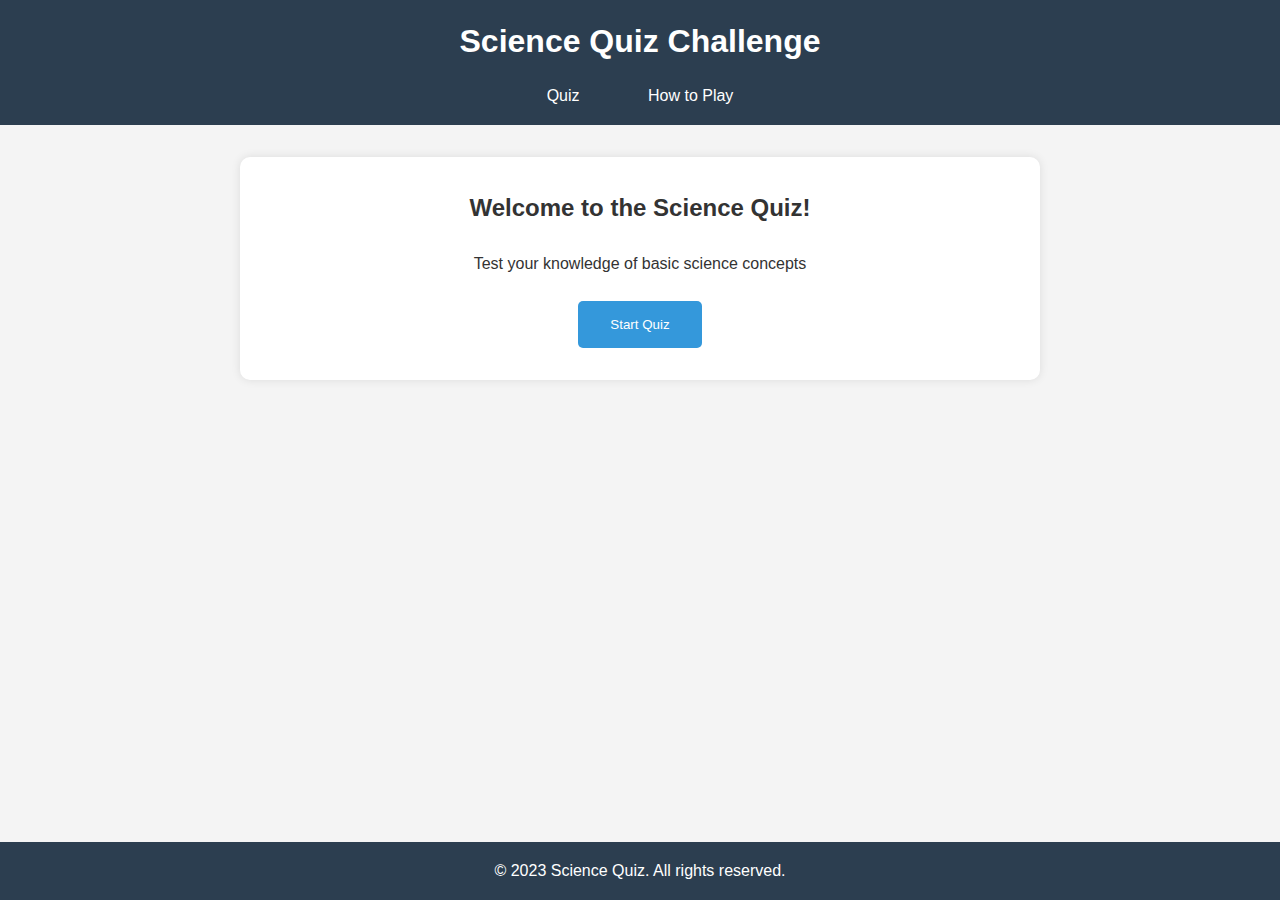
<file: index.html>
<!DOCTYPE html>
<html lang="en">
<head>
    <meta charset="UTF-8">
    <meta name="viewport" content="width=device-width, initial-scale=1.0">
    <title>Science Quiz</title>
    <link rel="stylesheet" href="assets/css/styles.css">
</head>
<body>
    <header>
        <h1>Science Quiz Challenge</h1>
        <nav>
            <a href="index.html">Quiz</a>
            <a href="pages/how-to.html">How to Play</a>
        </nav>
    </header>

    <main class="quiz-container">
        <div id="start-screen" class="screen">
            <h2>Welcome to the Science Quiz!</h2>
            <p>Test your knowledge of basic science concepts</p>
            <button id="start-btn" class="btn">Start Quiz</button>
        </div>

        <div id="quiz-screen" class="screen hidden">
            <div class="quiz-header">
                <span id="question-number">Question 1/10</span>
                <span id="timer">Time: 30s</span>
            </div>
            <div id="question-container">
                <h2 id="question-text">Question text goes here</h2>
                <div id="options-container">
                    <!-- Options will be inserted here -->
                </div>
            </div>
            <button id="next-btn" class="btn">Next Question</button>
        </div>

        <div id="results-screen" class="screen hidden">
            <h2>Quiz Complete!</h2>
            <div id="score-container">
                <p>Your Score: <span id="score">0</span>/100</p>
            </div>
            <button id="restart-btn" class="btn">Try Again</button>
        </div>
    </main>

    <footer>
        <p>&copy; 2023 Science Quiz. All rights reserved.</p>
    </footer>

 <!-- Load questions first -->
 <script src="assets/js/questions.js"></script>
 <!-- Then load quiz logic -->
 <script src="assets/js/quiz.js"></script>
</body>
</html>
</file>
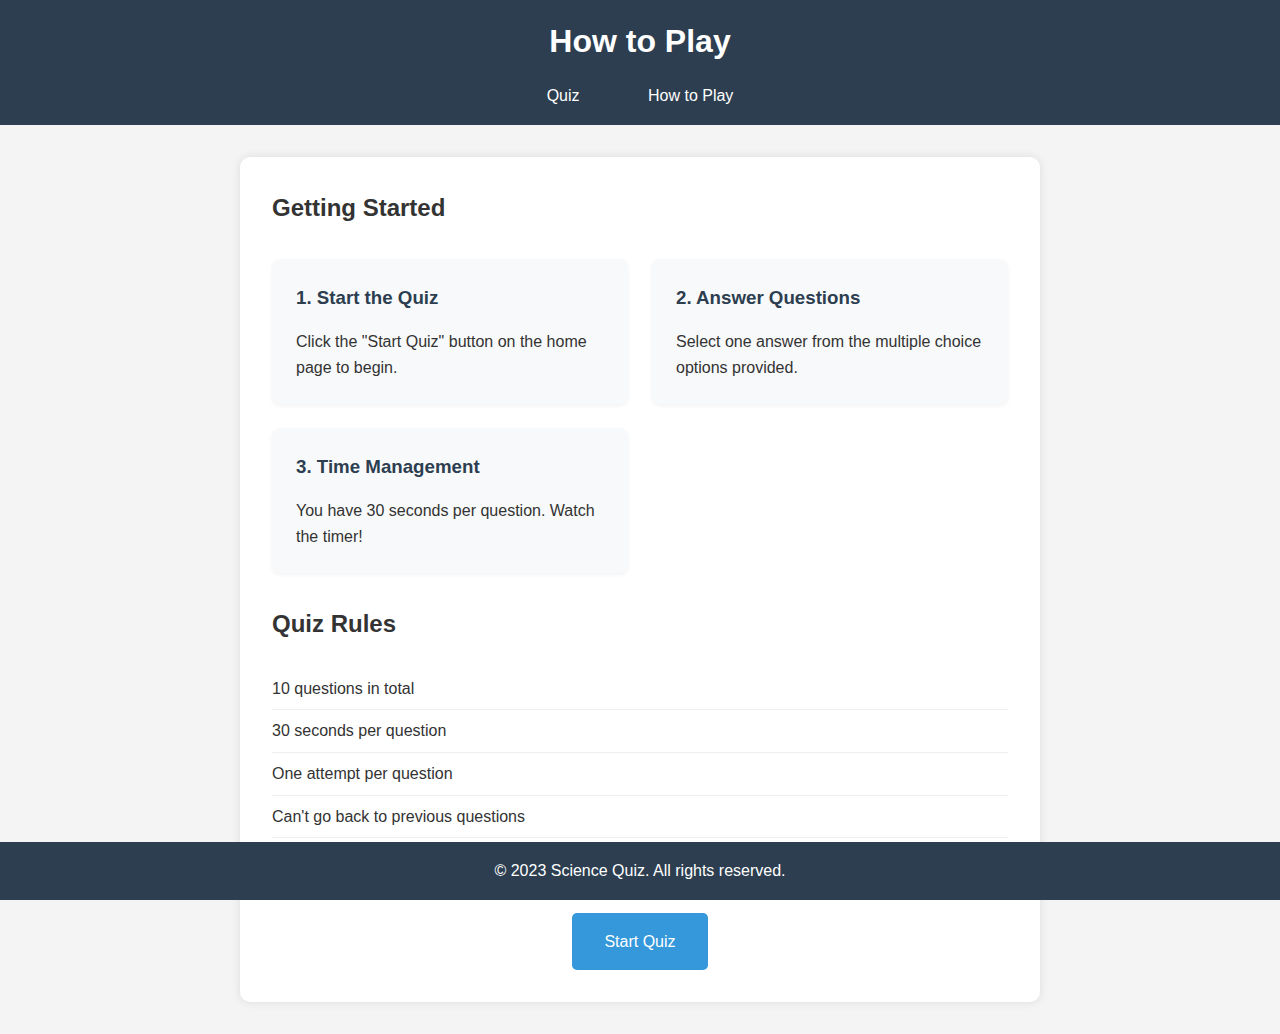
<file: pages/how-to.html>
<!DOCTYPE html>
<html lang="en">
<head>
    <meta charset="UTF-8">
    <meta name="viewport" content="width=device-width, initial-scale=1.0">
    <title>How to Play - Science Quiz</title>
    <link rel="stylesheet" href="../assets/css/styles.css">
</head>
<body>
    <header>
        <h1>How to Play</h1>
        <nav>
            <a href="../index.html">Quiz</a>
            <a href="how-to.html">How to Play</a>
        </nav>
    </header>

    <main class="how-to-container">
        <section class="instruction-section">
            <h2>Getting Started</h2>
            <div class="instruction-cards">
                <div class="instruction-card">
                    <h3>1. Start the Quiz</h3>
                    <p>Click the "Start Quiz" button on the home page to begin.</p>
                </div>
                <div class="instruction-card">
                    <h3>2. Answer Questions</h3>
                    <p>Select one answer from the multiple choice options provided.</p>
                </div>
                <div class="instruction-card">
                    <h3>3. Time Management</h3>
                    <p>You have 30 seconds per question. Watch the timer!</p>
                </div>
            </div>
        </section>

        <section class="rules-section">
            <h2>Quiz Rules</h2>
            <ul class="rules-list">
                <li>10 questions in total</li>
                <li>30 seconds per question</li>
                <li>One attempt per question</li>
                <li>Can't go back to previous questions</li>
                <li>Score shown at the end</li>
            </ul>
        </section>

        <div class="button-container">
            <a href="../index.html" class="btn">Start Quiz</a>
        </div>
    </main>

    <footer>
        <p>&copy; 2023 Science Quiz. All rights reserved.</p>
    </footer>
</body>
</html>
</file>
<file: assets/css/styles.css>
/* Base Styles */
:root {
    --primary-color: #2c3e50;
    --secondary-color: #3498db;
    --accent-color: #e74c3c;
    --background-color: #f4f4f4;
    --text-color: #333;
}

* {
    margin: 0;
    padding: 0;
    box-sizing: border-box;
}

body {
    font-family: Arial, sans-serif;
    line-height: 1.6;
    background-color: var(--background-color);
    color: var(--text-color);
}

/* Header Styles */
header {
    background: var(--primary-color);
    color: white;
    padding: 1rem 0;
    text-align: center;
}

nav {
    margin-top: 1rem;
}

nav a {
    color: white;
    text-decoration: none;
    margin: 0 1rem;
    padding: 0.5rem 1rem;
    border-radius: 5px;
    transition: background-color 0.3s;
}

nav a:hover {
    background-color: var(--secondary-color);
}

/* Quiz Container Styles */
.quiz-container {
    max-width: 800px;
    margin: 2rem auto;
    padding: 2rem;
    background: white;
    border-radius: 10px;
    box-shadow: 0 0 10px rgba(0,0,0,0.1);
}

/* Screen Styles */
.screen {
    display: flex;
    flex-direction: column;
    align-items: center;
    gap: 1.5rem;
}

.hidden {
    display: none;
}

/* Button Styles */
.btn {
    padding: 1rem 2rem;
    background: var(--secondary-color);
    color: white;
    border: none;
    border-radius: 5px;
    cursor: pointer;
    transition: background-color 0.3s;
}

.btn:hover {
    background: var(--primary-color);
}

/* Quiz Elements */
#options-container {
    width: 100%;
    display: grid;
    gap: 1rem;
}

.option {
    padding: 1rem;
    background: #f8f9fa;
    border: 2px solid #dee2e6;
    border-radius: 5px;
    cursor: pointer;
    transition: all 0.3s;
}

.option:hover {
    border-color: var(--secondary-color);
}

.option.correct {
    background: #28a745;
    color: white;
    border-color: #28a745;
}

.option.wrong {
    background: var(--accent-color);
    color: white;
    border-color: var(--accent-color);
}

/* Footer Styles */
footer {
    text-align: center;
    padding: 1rem;
    background: var(--primary-color);
    color: white;
    position: fixed;
    bottom: 0;
    width: 100%;
}

/* How-to Page Styles */
.how-to-container {
    max-width: 800px;
    margin: 2rem auto;
    padding: 2rem;
    background: white;
    border-radius: 10px;
    box-shadow: 0 0 10px rgba(0,0,0,0.1);
}

.instruction-cards {
    display: grid;
    grid-template-columns: repeat(auto-fit, minmax(250px, 1fr));
    gap: 1.5rem;
    margin: 2rem 0;
}

.instruction-card {
    padding: 1.5rem;
    background: #f8f9fa;
    border-radius: 8px;
    box-shadow: 0 2px 4px rgba(0,0,0,0.05);
}

.instruction-card h3 {
    color: var(--primary-color);
    margin-bottom: 1rem;
}

.rules-list {
    list-style: none;
    padding: 0;
    margin: 1.5rem 0;
}

.rules-list li {
    padding: 0.5rem 0;
    border-bottom: 1px solid #eee;
}

.button-container {
    text-align: center;
    margin-top: 2rem;
}

.button-container .btn {
    display: inline-block;
    text-decoration: none;
    padding: 1rem 2rem;
    background: var(--secondary-color);
    color: white;
    border-radius: 5px;
    transition: background-color 0.3s;
}

.button-container .btn:hover {
    background: var(--primary-color);
}
</file>
